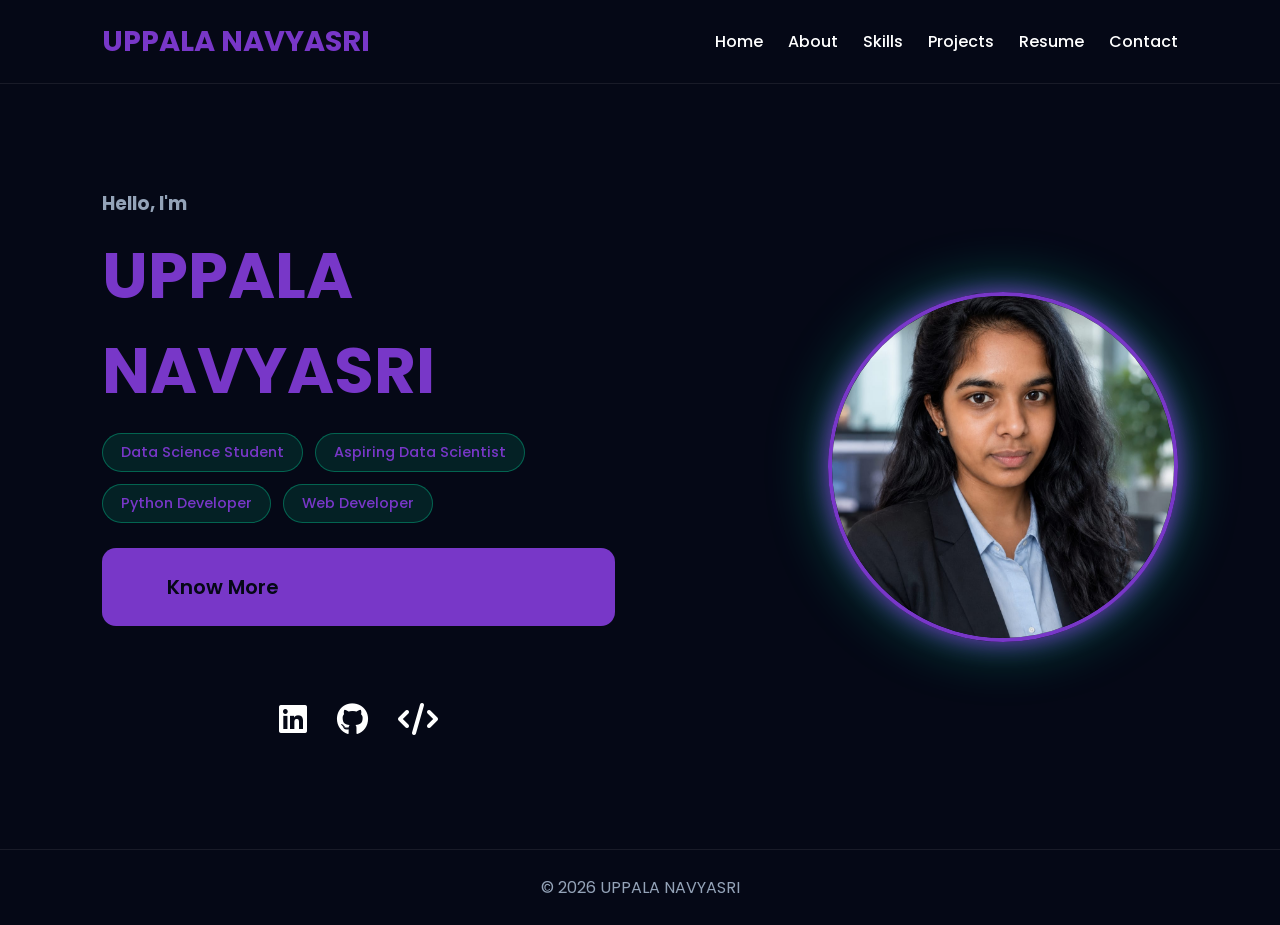
<file: index.html>
<!DOCTYPE html>
<html lang="en">
<head>
<meta charset="UTF-8">
<meta name="viewport" content="width=device-width, initial-scale=1.0">

<title>UPPALA NAVYASRI</title>

<link rel="stylesheet" href="style.css">

<link rel="stylesheet"
href="https://cdnjs.cloudflare.com/ajax/libs/font-awesome/6.5.1/css/all.min.css">

<link href="https://fonts.googleapis.com/css2?family=Poppins:wght@300;400;500;600;700&display=swap"
rel="stylesheet">
</head>

<body>

<nav class="navbar">
<div class="logo">UPPALA NAVYASRI</div>

<ul class="nav-links">
<li><a href="index.html">Home</a></li>
<li><a href="about.html">About</a></li>
<li><a href="skills.html">Skills</a></li>
<li><a href="projects.html">Projects</a></li>
<li><a href="resume.html">Resume</a></li>
<li><a href="contact.html">Contact</a></li>
</ul>
</nav>

<section class="hero">
    <div class="hero-left">
        <h3>Hello, I'm</h3>
        <h1>UPPALA NAVYASRI</h1>
        
        <!-- Goals/Tags -->
        <div class="hero-goals">
            <span>Data Science Student</span>
            <span>Aspiring Data Scientist</span>
            <span>Python Developer</span>
            <span>Web Developer</span>
        </div>
        
        
        
        <!-- Larger Know More Button -->
        <a href="#about" class="btn btn-large">Know More</a>
        



<div class="social-icons">

<a href="https://www.linkedin.com/in/navya-sri-2b94ba389" target="_blank">
<i class="fab fa-linkedin"></i>
</a>

<a href="https://github.com/Navya-sri93/" target="_blank">
<i class="fab fa-github"></i>
</a>

<a href="https://leetcode.com/u/uppalanavyasri/" target="_blank">
<i class="fas fa-code"></i>
</a>

</div>

</div>

<div class="hero-right">
<img src="profile.png.jpeg" alt="Profile">
</div>

</section>

<footer>
© 2026 UPPALA NAVYASRI
</footer>

</body>
</html>
</file>
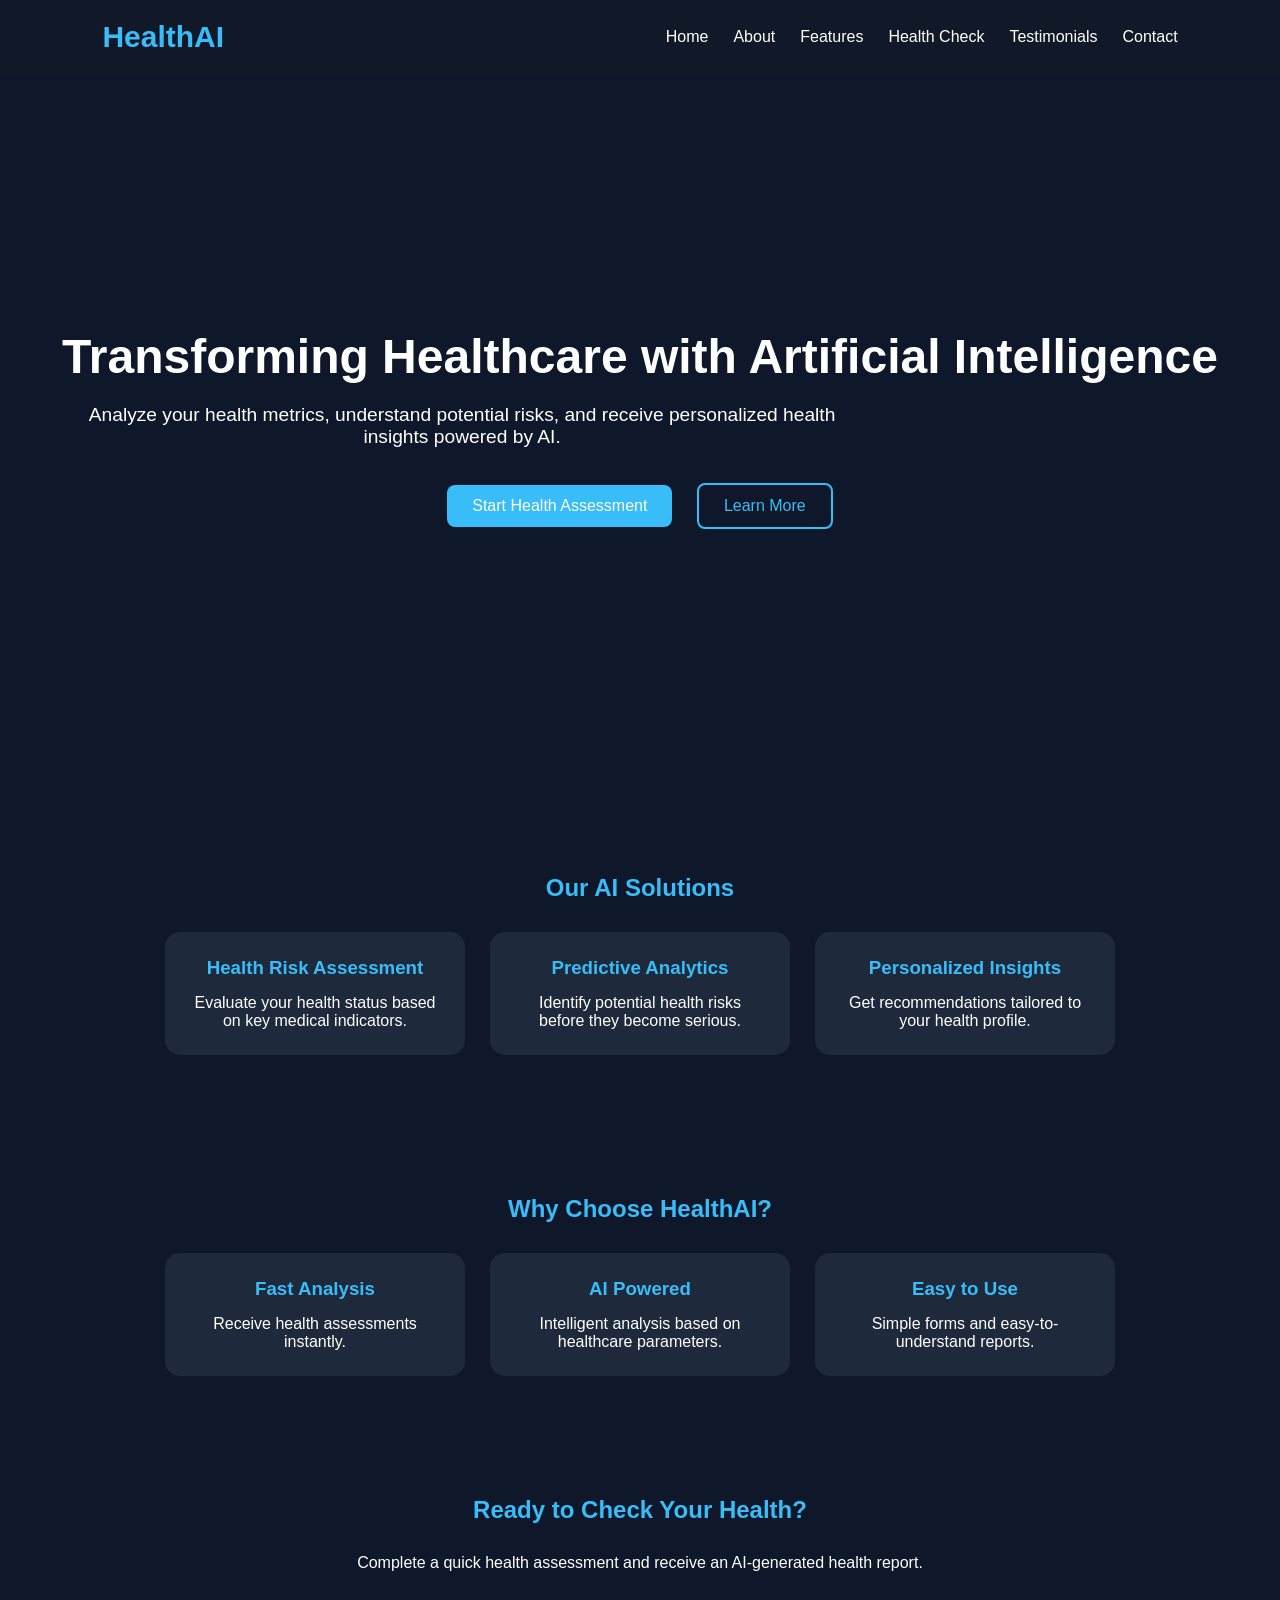
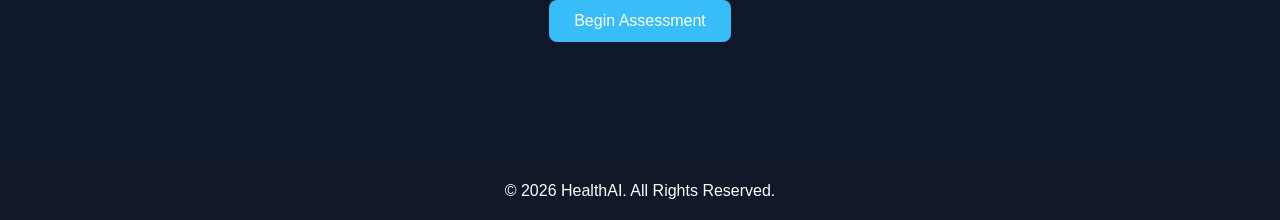
<file: HealthAI_Landing_page/index.html>
<!DOCTYPE html>
<html lang="en">
<head>
    <meta charset="UTF-8">
    <meta name="viewport" content="width=device-width, initial-scale=1.0">
    <title>HealthAI - AI Powered Healthcare Analytics</title>
    <link rel="stylesheet" href="style.css">
</head>
<body>

    <!-- Navbar -->
    <nav class="navbar">

        <div class="logo">HealthAI</div>

        <ul class="nav-links">
            <li><a href="index.html" class="active">Home</a></li>
            <li><a href="about.html">About</a></li>
            <li><a href="features.html">Features</a></li>
            <li><a href="health-form.html">Health Check</a></li>
            <li><a href="testimonials.html">Testimonials</a></li>
            <li><a href="contact.html">Contact</a></li>
        </ul>

    </nav>

    <!-- Hero Section -->
    <section class="hero">

        <div class="hero-content">

            <h1>Transforming Healthcare with Artificial Intelligence</h1>

            <p>
                Analyze your health metrics, understand potential risks,
                and receive personalized health insights powered by AI.
            </p>

            <div class="hero-buttons">

                <a href="health-form.html" class="btn">
                    Start Health Assessment
                </a>

                <a href="features.html" class="btn-secondary">
                    Learn More
                </a>

            </div>

        </div>

    </section>

    <!-- Overview Section -->
    <section class="overview">

        <h2>Our AI Solutions</h2>

        <div class="card-container">

            <div class="card">
                <h3>Health Risk Assessment</h3>
                <p>
                    Evaluate your health status based on key medical indicators.
                </p>
            </div>

            <div class="card">
                <h3>Predictive Analytics</h3>
                <p>
                    Identify potential health risks before they become serious.
                </p>
            </div>

            <div class="card">
                <h3>Personalized Insights</h3>
                <p>
                    Get recommendations tailored to your health profile.
                </p>
            </div>

        </div>

    </section>

    <!-- Why Choose HealthAI -->
    <section class="page">

        <h1>Why Choose HealthAI?</h1>

        <div class="card-container">

            <div class="card">
                <h3>Fast Analysis</h3>
                <p>
                    Receive health assessments instantly.
                </p>
            </div>

            <div class="card">
                <h3>AI Powered</h3>
                <p>
                    Intelligent analysis based on healthcare parameters.
                </p>
            </div>

            <div class="card">
                <h3>Easy to Use</h3>
                <p>
                    Simple forms and easy-to-understand reports.
                </p>
            </div>

        </div>

    </section>

    <!-- CTA Section -->
    <section class="page">

        <h1>Ready to Check Your Health?</h1>

        <p>
            Complete a quick health assessment and receive
            an AI-generated health report.
        </p>

        <br>

        <a href="health-form.html" class="btn">
            Begin Assessment
        </a>

    </section>

    <!-- Footer -->
    <footer>
        <p>© 2026 HealthAI. All Rights Reserved.</p>
    </footer>

</body>
</html>
</file>
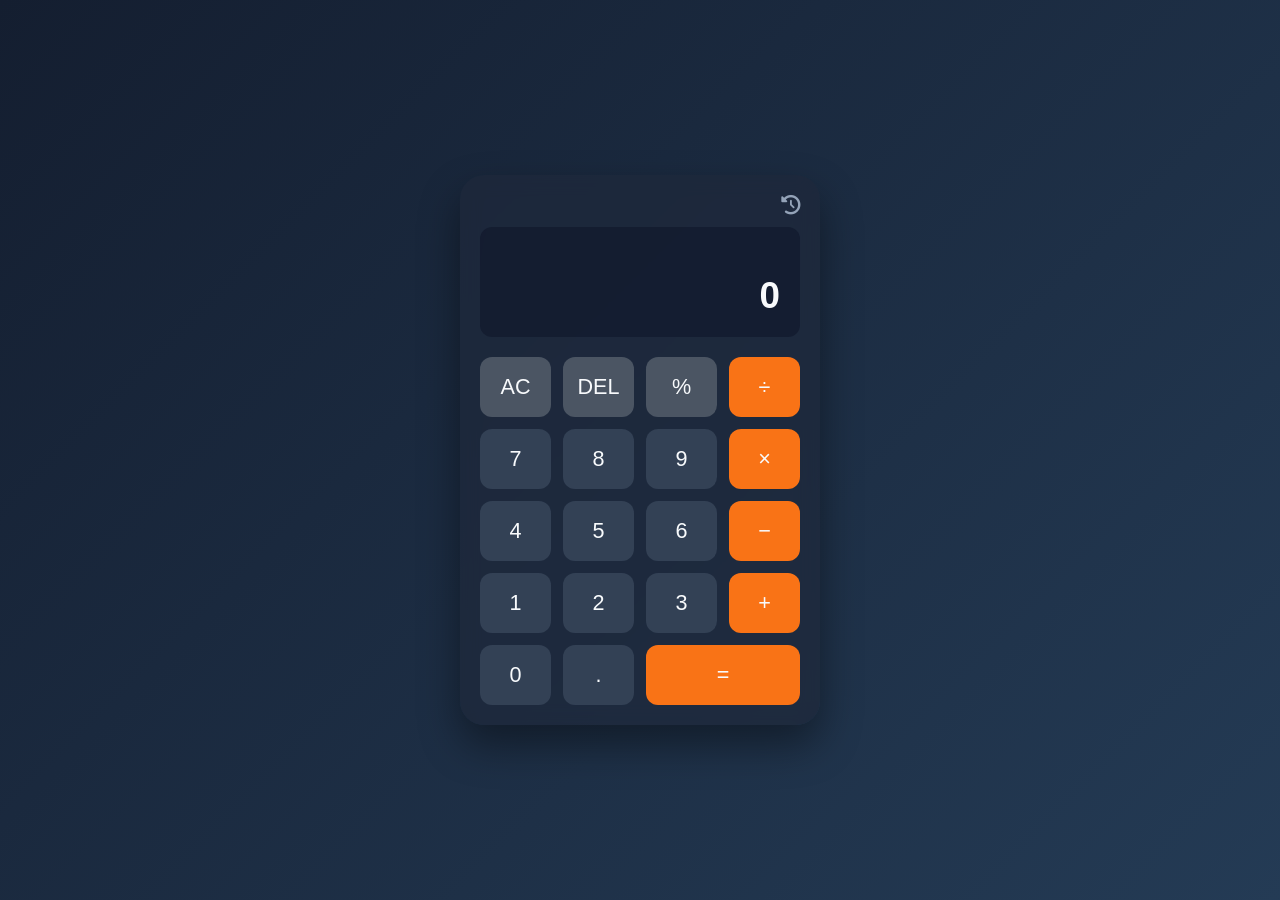
<file: Modern_Calculator/index.html>
<!DOCTYPE html>
<html lang="en">
<head>
    <meta charset="UTF-8">
    <meta name="viewport" content="width=device-width, initial-scale=1.0">
    <title>Modern Calculator</title>
    <link rel="stylesheet" href="style.css">
    <link rel="stylesheet" href="https://cdnjs.cloudflare.com/ajax/libs/font-awesome/6.4.0/css/all.min.css">
</head>
<body>

    <div class="calculator-container">
        <div class="calculator">
            <div class="calc-header">
                <button id="history-toggle" title="View History">
                    <i class="fa-solid fa-clock-rotate-left"></i>
                </button>
            </div>

            <div class="display">
                <div class="previous-operand" id="previous-operand"></div>
                <div class="current-operand" id="current-operand">0</div>
            </div>

            <div class="buttons-grid">
                <button class="btn action" data-clear>AC</button>
                <button class="btn action" data-delete>DEL</button>
                <button class="btn action" data-operator="%">%</button>
                <button class="btn operator" data-operator="/">÷</button>

                <button class="btn" data-number>7</button>
                <button class="btn" data-number>8</button>
                <button class="btn" data-number>9</button>
                <button class="btn operator" data-operator="*">×</button>

                <button class="btn" data-number>4</button>
                <button class="btn" data-number>5</button>
                <button class="btn" data-number>6</button>
                <button class="btn operator" data-operator="-">−</button>

                <button class="btn" data-number>1</button>
                <button class="btn" data-number>2</button>
                <button class="btn" data-number>3</button>
                <button class="btn operator" data-operator="+">+</button>

                <button class="btn" data-number>0</button>
                <button class="btn" data-number>.</button>
                <button class="btn equals span-two" data-equals>=</button>
            </div>
        </div>

        <div class="history-panel" id="history-panel">
            <div class="history-header">
                <h3>History</h3>
                <button id="clear-history" title="Clear All">Clear</button>
            </div>
            <div class="history-list" id="history-list">
                <div class="empty-history-msg">No history yet</div>
            </div>
        </div>
    </div>

    <script src="script.js"></script>
</body>
</html>
</file>
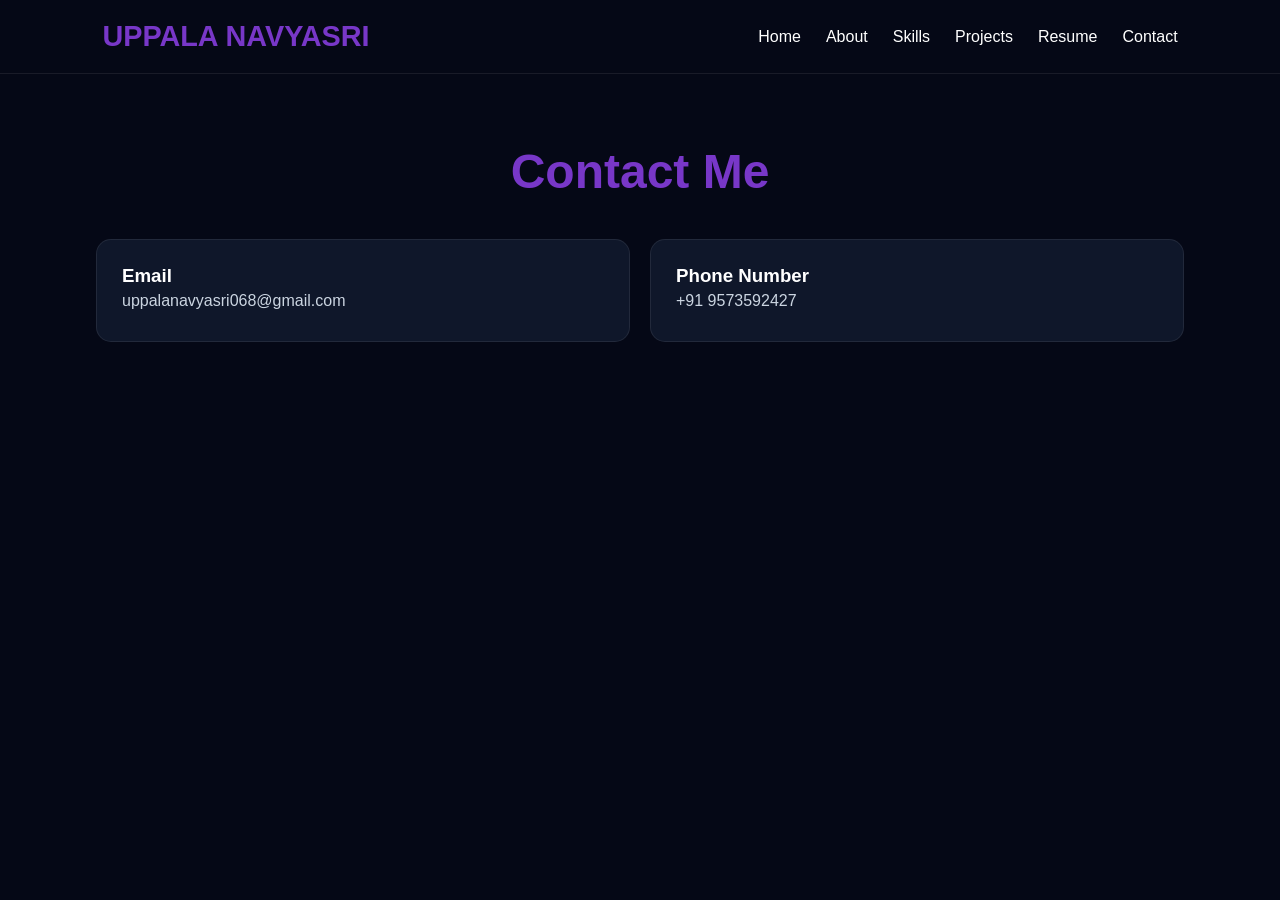
<file: contact.html>
<!DOCTYPE html>
<html>
<head>
<title>Contact</title>
<link rel="stylesheet" href="style.css">
</head>

<body>

<nav class="navbar">
    <div class="logo">UPPALA NAVYASRI</div>

    <ul class="nav-links">
        <li><a href="index.html">Home</a></li>
        <li><a href="about.html">About</a></li>
        <li><a href="skills.html">Skills</a></li>
        <li><a href="projects.html">Projects</a></li>
        <li><a href="resume.html">Resume</a></li>
        <li><a href="contact.html">Contact</a></li>
    </ul>
</nav>

<div class="container">

<h1>Contact Me</h1>

<div class="grid">

<div class="card">
<h3>Email</h3>
<p>uppalanavyasri068@gmail.com</p>
</div>

<div class="card">
<h3>Phone Number </h3>
<p>+91 9573592427</p>
</div>

</div>

</div>

</body>
</html>
</file>
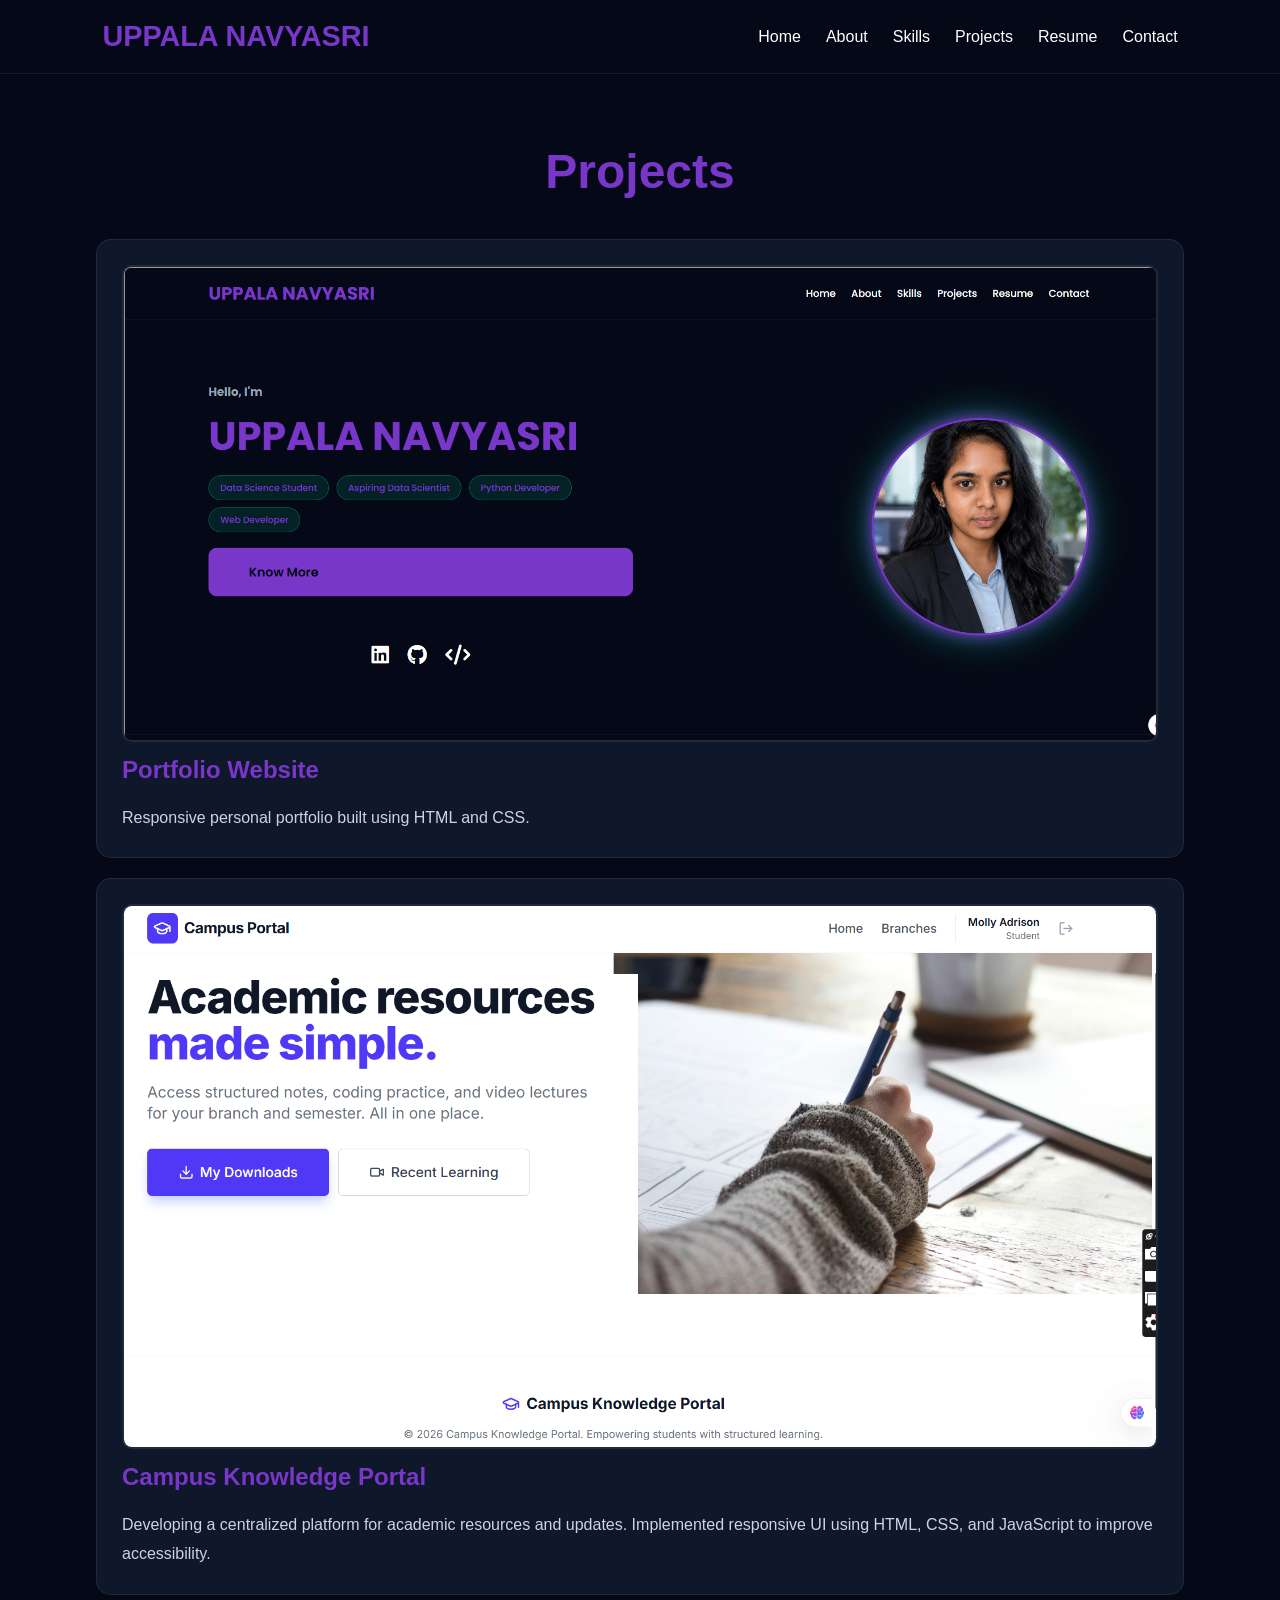
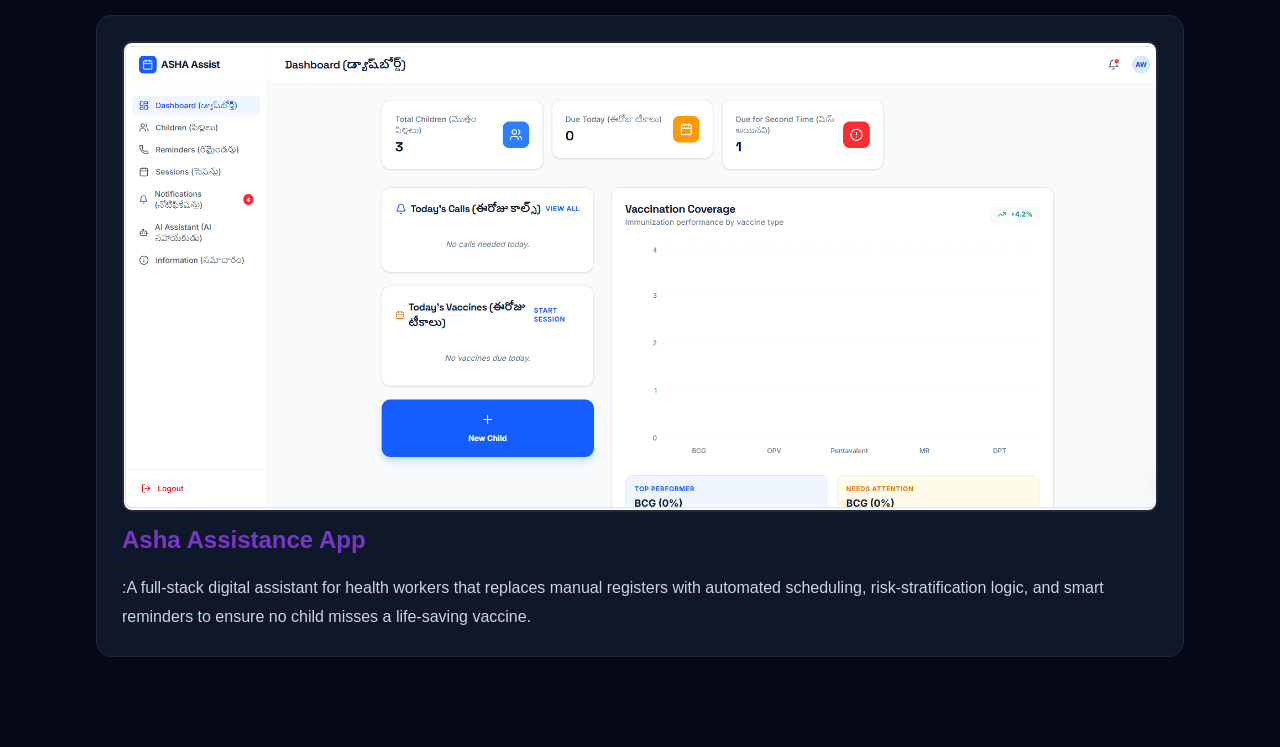
<file: projects.html>
<!DOCTYPE html>
<html>
<head>
<title>Projects</title>
<link rel="stylesheet" href="style.css">
</head>

<body>

<nav class="navbar">
    <div class="logo">UPPALA NAVYASRI</div>

    <ul class="nav-links">
        <li><a href="index.html">Home</a></li>
        <li><a href="about.html">About</a></li>
        <li><a href="skills.html">Skills</a></li>
        <li><a href="projects.html">Projects</a></li>
        <li><a href="resume.html">Resume</a></li>
        <li><a href="contact.html">Contact</a></li>
    </ul>
</nav>

<div class="container">

<h1>Projects</h1>

<div class="card">

<img src="project0.png" class="project-img">

<h2>Portfolio Website</h2>

<p>
Responsive personal portfolio built using
HTML and CSS.
</p>

</div>

<div class="card">

<img src="project1.jpg.png" class="project-img">

<h2>Campus Knowledge Portal</h2>

<p>
Developing a centralized platform for academic
resources and updates. Implemented responsive UI 
using HTML, CSS, and JavaScript to improve accessibility. 
</p>

</div>

<div class="card">

<img src="project2.jpg.png" class="project-img">

<h2>Asha Assistance App</h2>

<p>
:A full-stack digital assistant for health workers 
that replaces manual registers with automated 
scheduling, risk-stratification logic, and smart
reminders to ensure no child misses a life-saving vaccine.
</p>

</div>

</div>

</body>
</html>
</file>
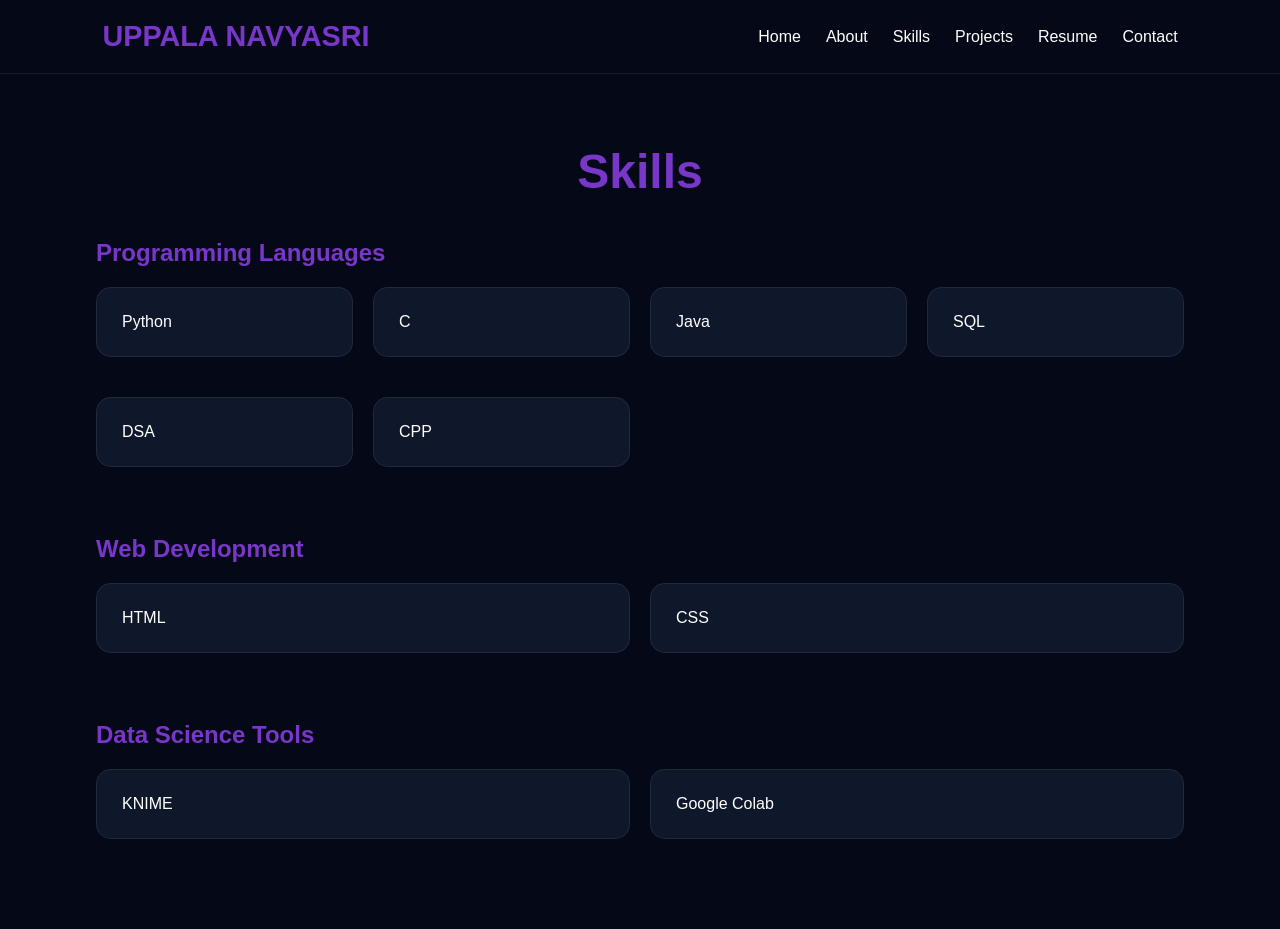
<file: skills.html>
<!DOCTYPE html>
<html>
<head>
<title>Skills</title>
<link rel="stylesheet" href="style.css">
</head>

<body>

<nav class="navbar">
    <div class="logo">UPPALA NAVYASRI</div>

    <ul class="nav-links">
        <li><a href="index.html">Home</a></li>
        <li><a href="about.html">About</a></li>
        <li><a href="skills.html">Skills</a></li>
        <li><a href="projects.html">Projects</a></li>
        <li><a href="resume.html">Resume</a></li>
        <li><a href="contact.html">Contact</a></li>
    </ul>
</nav>
<div class="container">

<h1>Skills</h1>

<h2>Programming Languages</h2>

<div class="grid">
<div class="card">Python</div>
<div class="card">C</div>
<div class="card">Java</div>
<div class="card">SQL</div>
<div class="card">DSA</div>
<div class="card">CPP</div>
</div>

<br>

<h2>Web Development</h2>

<div class="grid">
<div class="card">HTML</div>
<div class="card">CSS</div>
</div>

<br>

<h2>Data Science Tools</h2>

<div class="grid">
<div class="card">KNIME</div>
<div class="card">Google Colab</div>
</div>

</div>

</body>
</html>
</file>
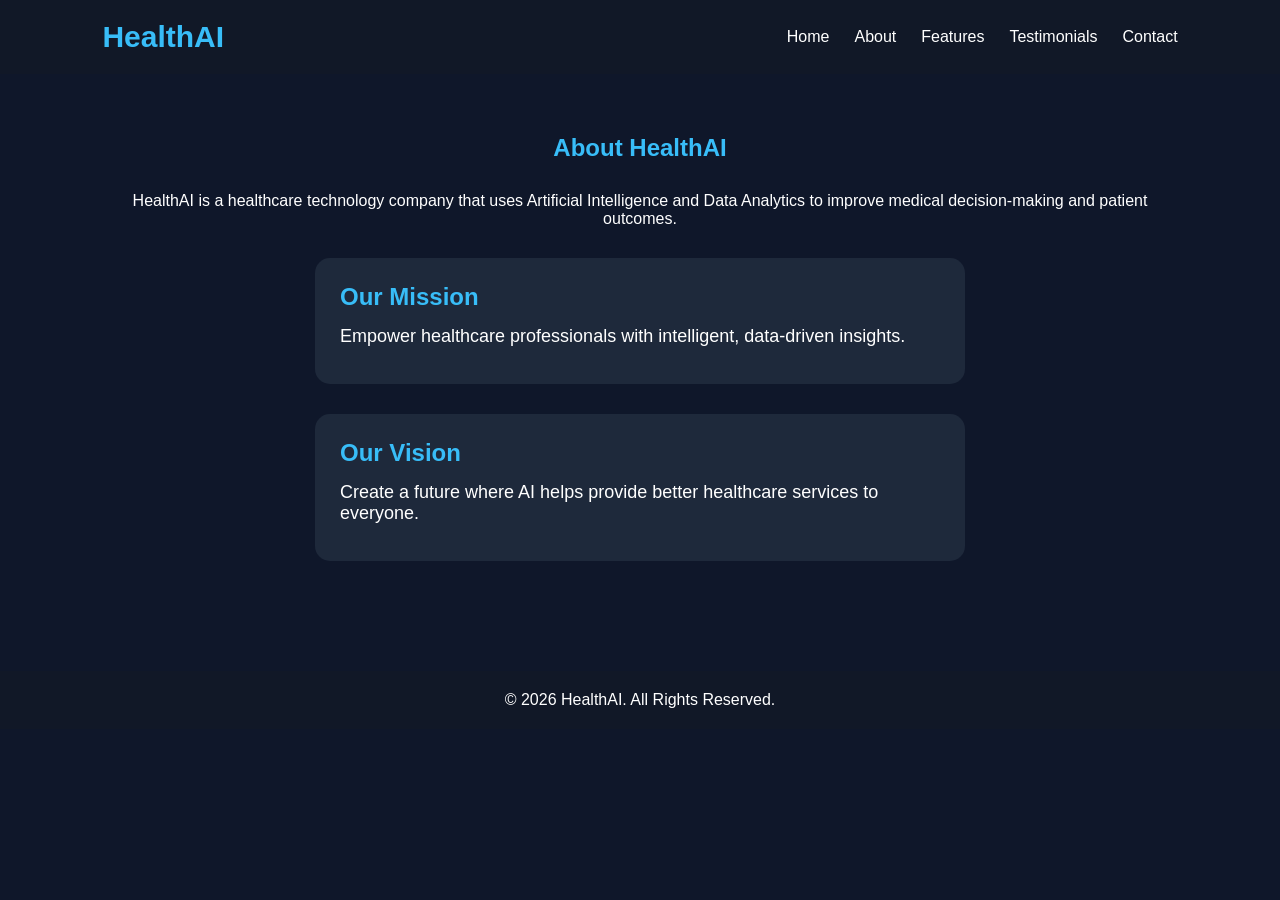
<file: HealthAI_Landing_page/about.html>
<!DOCTYPE html>
<html lang="en">
<head>
    <meta charset="UTF-8">
    <meta name="viewport" content="width=device-width, initial-scale=1.0">
    <title>HealthAI - About</title>
    <link rel="stylesheet" href="style.css">
</head>
<body>

<nav class="navbar">
    <div class="logo">HealthAI</div>

    <ul class="nav-links">
        <li><a href="index.html">Home</a></li>
        <li><a href="about.html" class="active">About</a></li>
        <li><a href="features.html">Features</a></li>
        <li><a href="testimonials.html">Testimonials</a></li>
        <li><a href="contact.html">Contact</a></li>
    </ul>
</nav>

<section class="page">

    <h1>About HealthAI</h1>

    <p>
        HealthAI is a healthcare technology company that
        uses Artificial Intelligence and Data Analytics
        to improve medical decision-making and patient outcomes.
    </p>

    <div class="about-box">

        <h2>Our Mission</h2>

        <p>
            Empower healthcare professionals with intelligent,
            data-driven insights.
        </p>

    </div>

    <div class="about-box">

        <h2>Our Vision</h2>

        <p>
            Create a future where AI helps provide better
            healthcare services to everyone.
        </p>

    </div>

</section>

<footer>
    <p>© 2026 HealthAI. All Rights Reserved.</p>
</footer>

</body>
</html>
</file>
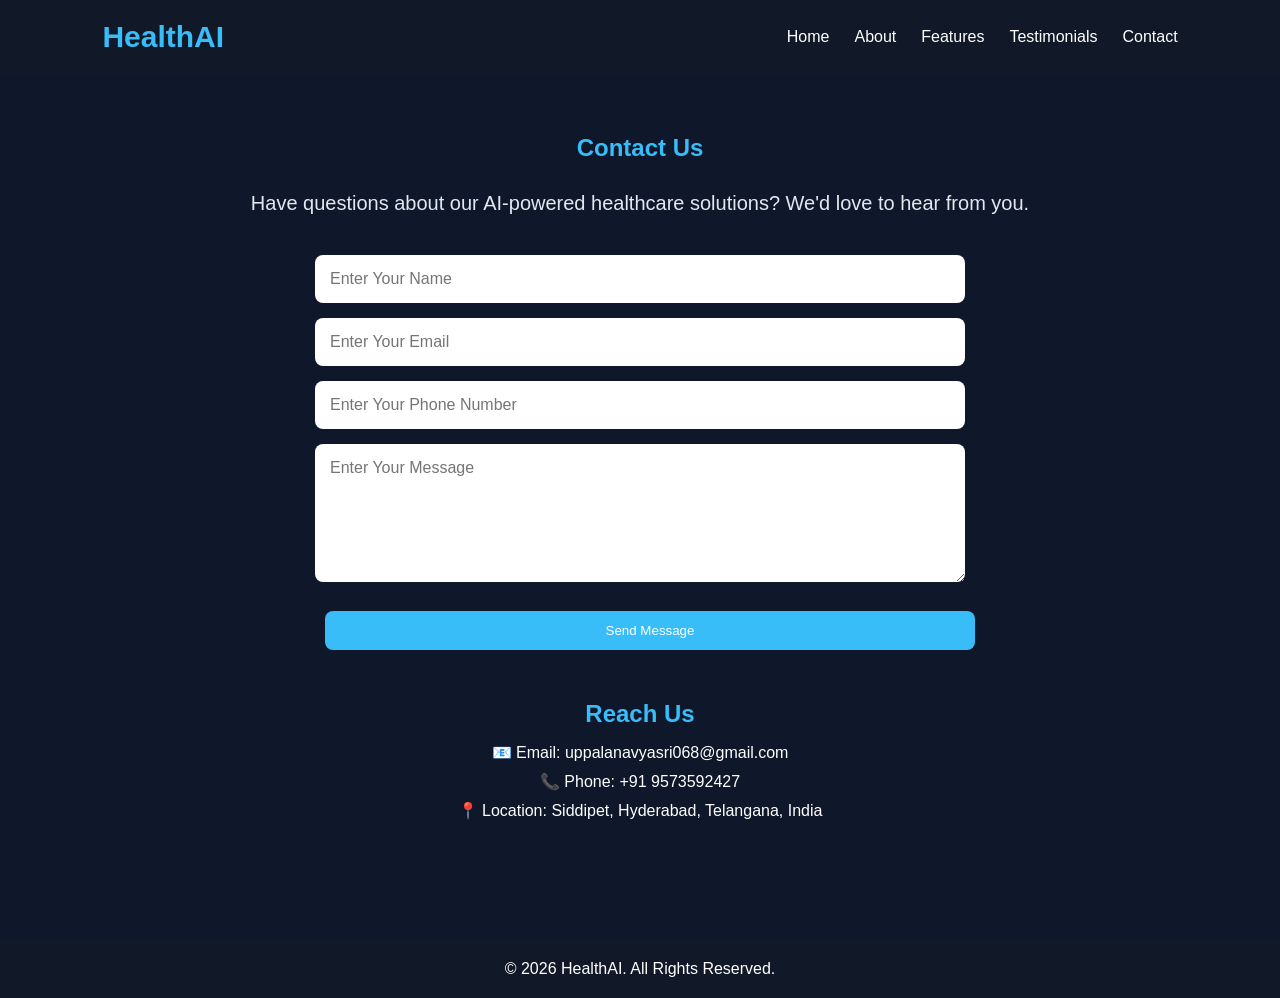
<file: HealthAI_Landing_page/contact.html>
<!DOCTYPE html>
<html lang="en">
<head>
    <meta charset="UTF-8">
    <meta name="viewport" content="width=device-width, initial-scale=1.0">
    <title>HealthAI - Contact Us</title>
    <link rel="stylesheet" href="style.css">
</head>
<body>

    <!-- Navbar -->
    <nav class="navbar">
        <div class="logo">HealthAI</div>

        <ul class="nav-links">
            <li><a href="index.html">Home</a></li>
            <li><a href="about.html">About</a></li>
            <li><a href="features.html">Features</a></li>
            <li><a href="testimonials.html">Testimonials</a></li>
            <li><a href="contact.html" class="active">Contact</a></li>
        </ul>
    </nav>

    <!-- Contact Section -->
    <section class="page">

    <div class="contact-header">

        <h1>Contact Us</h1>

        <p class="contact-text">
            Have questions about our AI-powered healthcare solutions?
            We'd love to hear from you.
        </p>

    </div>
        <form class="contact-form">

            <input
                type="text"
                placeholder="Enter Your Name"
                required>

            <input
                type="email"
                placeholder="Enter Your Email"
                required>

            <input
                type="tel"
                placeholder="Enter Your Phone Number">

            <textarea
                rows="6"
                placeholder="Enter Your Message"
                required></textarea>

            <button type="submit" class="btn">
                Send Message
            </button>

        </form>

        <div class="contact-info">

            <h2>Reach Us</h2>

            <p>📧 Email: uppalanavyasri068@gmail.com</p>

            <p>📞 Phone: +91 9573592427</p>

            <p>📍 Location: Siddipet, Hyderabad, Telangana, India</p>

        </div>

    </section>

    <!-- Footer -->
    <footer>
        <p>© 2026 HealthAI. All Rights Reserved.</p>
    </footer>

</body>
</html>
</file>
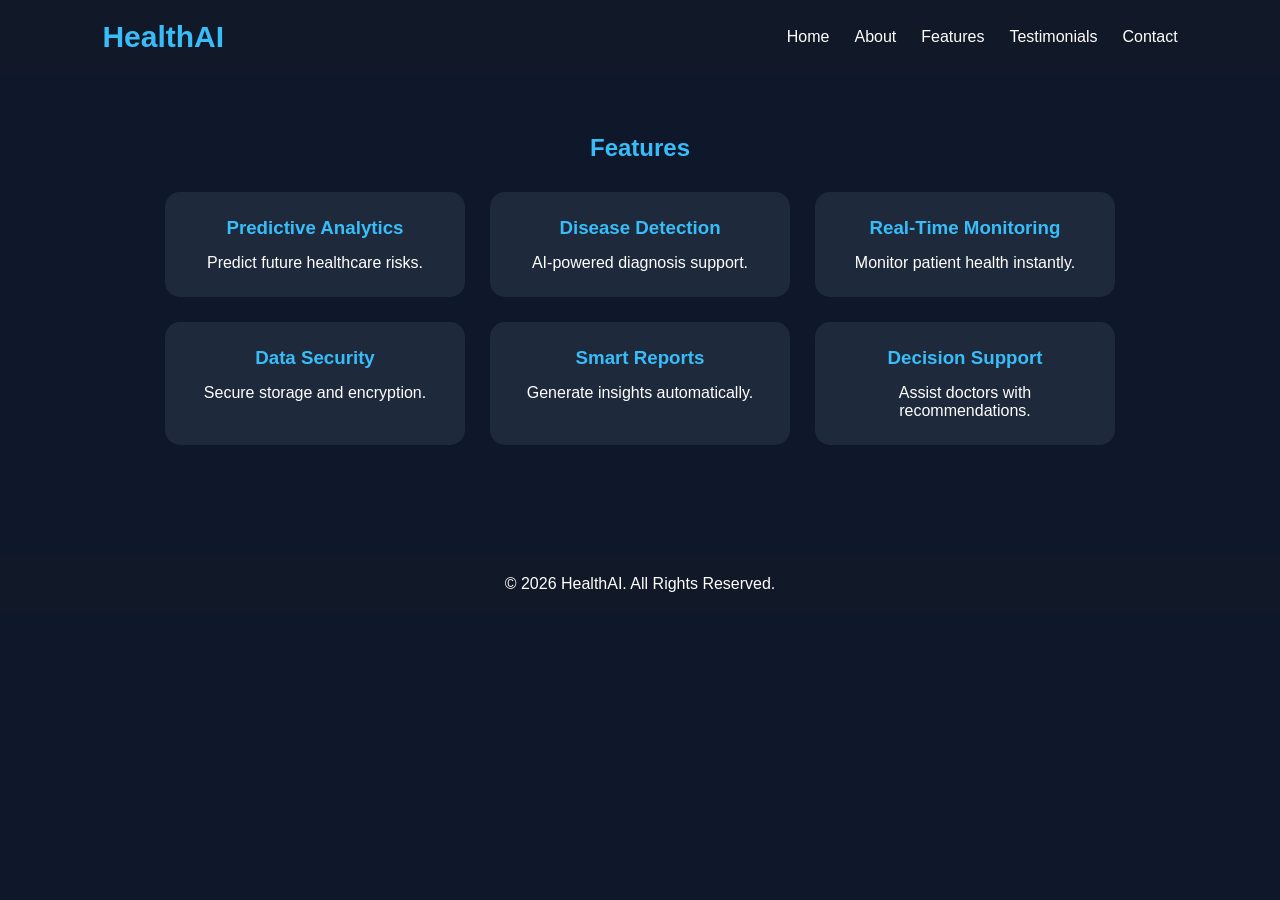
<file: HealthAI_Landing_page/features.html>
<!DOCTYPE html>
<html lang="en">
<head>
    <meta charset="UTF-8">
    <meta name="viewport" content="width=device-width, initial-scale=1.0">
    <title>Features</title>
    <link rel="stylesheet" href="style.css">
</head>
<body>

<nav class="navbar">
    <div class="logo">HealthAI</div>

    <ul class="nav-links">
        <li><a href="index.html">Home</a></li>
        <li><a href="about.html">About</a></li>
        <li><a href="features.html" class="active">Features</a></li>
        <li><a href="testimonials.html">Testimonials</a></li>
        <li><a href="contact.html">Contact</a></li>
    </ul>
</nav>

<section class="page">

    <h1>Features</h1>

    <div class="card-container">

        <div class="card">
            <h3>Predictive Analytics</h3>
            <p>Predict future healthcare risks.</p>
        </div>

        <div class="card">
            <h3>Disease Detection</h3>
            <p>AI-powered diagnosis support.</p>
        </div>

        <div class="card">
            <h3>Real-Time Monitoring</h3>
            <p>Monitor patient health instantly.</p>
        </div>

        <div class="card">
            <h3>Data Security</h3>
            <p>Secure storage and encryption.</p>
        </div>

        <div class="card">
            <h3>Smart Reports</h3>
            <p>Generate insights automatically.</p>
        </div>

        <div class="card">
            <h3>Decision Support</h3>
            <p>Assist doctors with recommendations.</p>
        </div>

    </div>

</section>

<footer>
    <p>© 2026 HealthAI. All Rights Reserved.</p>
</footer>

</body>
</html>
</file>
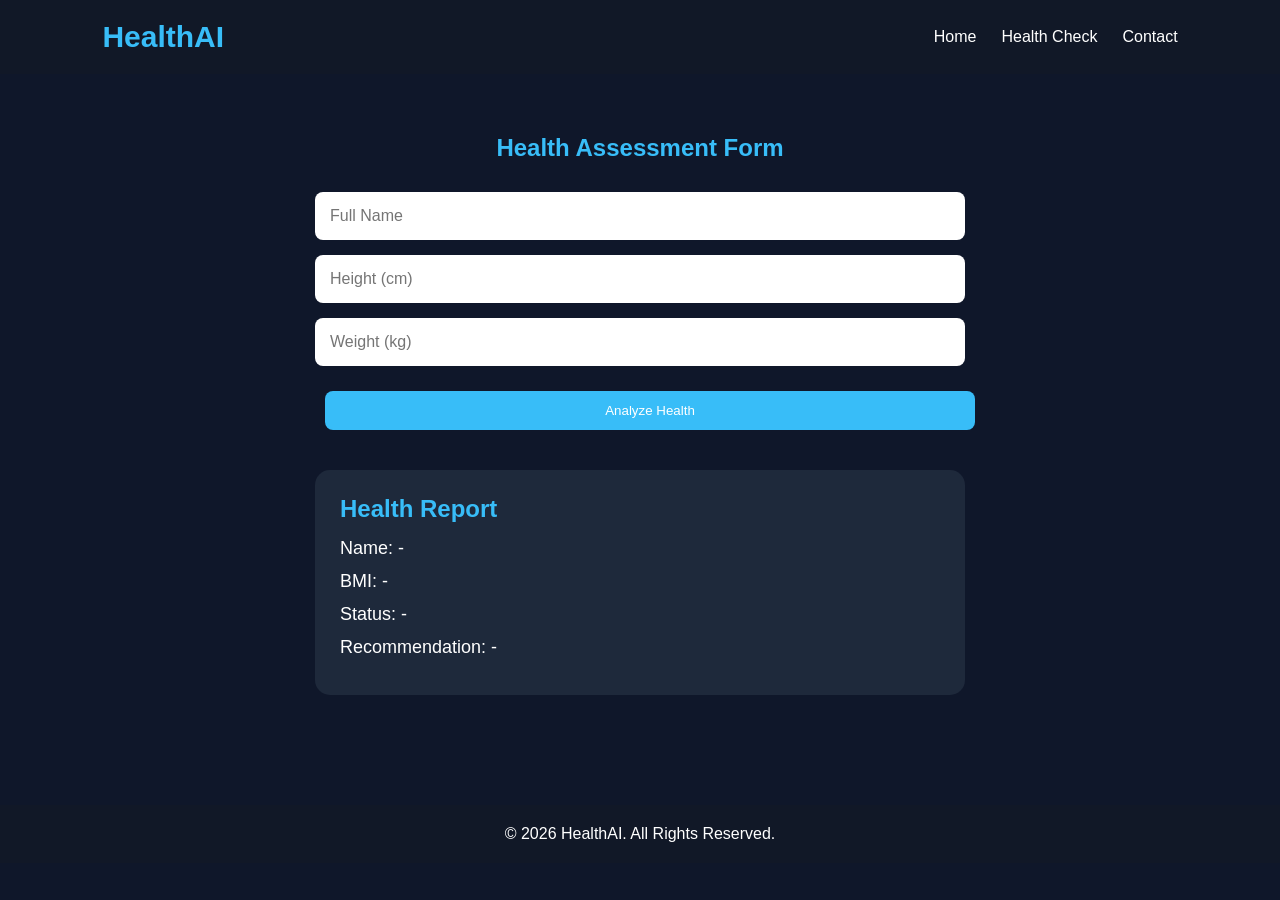
<file: HealthAI_Landing_page/health-form.html>
<!DOCTYPE html>
<html lang="en">
<head>
    <meta charset="UTF-8">
    <meta name="viewport" content="width=device-width, initial-scale=1.0">
    <title>Health Assessment - HealthAI</title>
    <link rel="stylesheet" href="style.css">
</head>
<body>

    <nav class="navbar">

        <div class="logo">HealthAI</div>

        <ul class="nav-links">
            <li><a href="index.html">Home</a></li>
            <li><a href="health-form.html">Health Check</a></li>
            <li><a href="contact.html">Contact</a></li>
        </ul>

    </nav>

    <section class="page">

        <h1>Health Assessment Form</h1>

        <div class="contact-form">

            <input
                type="text"
                id="name"
                placeholder="Full Name"
            >

            <input
                type="number"
                id="height"
                placeholder="Height (cm)"
            >

            <input
                type="number"
                id="weight"
                placeholder="Weight (kg)"
            >

            <button
                class="btn"
                onclick="calculateBMI()"
            >
                Analyze Health
            </button>

        </div>

        <div class="about-box">

            <h2>Health Report</h2>

            <p id="username">
                Name: -
            </p>

            <p id="bmiResult">
                BMI: -
            </p>

            <p id="statusResult">
                Status: -
            </p>

            <p id="recommendation">
                Recommendation: -
            </p>

        </div>

    </section>

    <footer>
        <p>© 2026 HealthAI. All Rights Reserved.</p>
    </footer>

    <script src="health.js"></script>

</body>
</html>
</file>
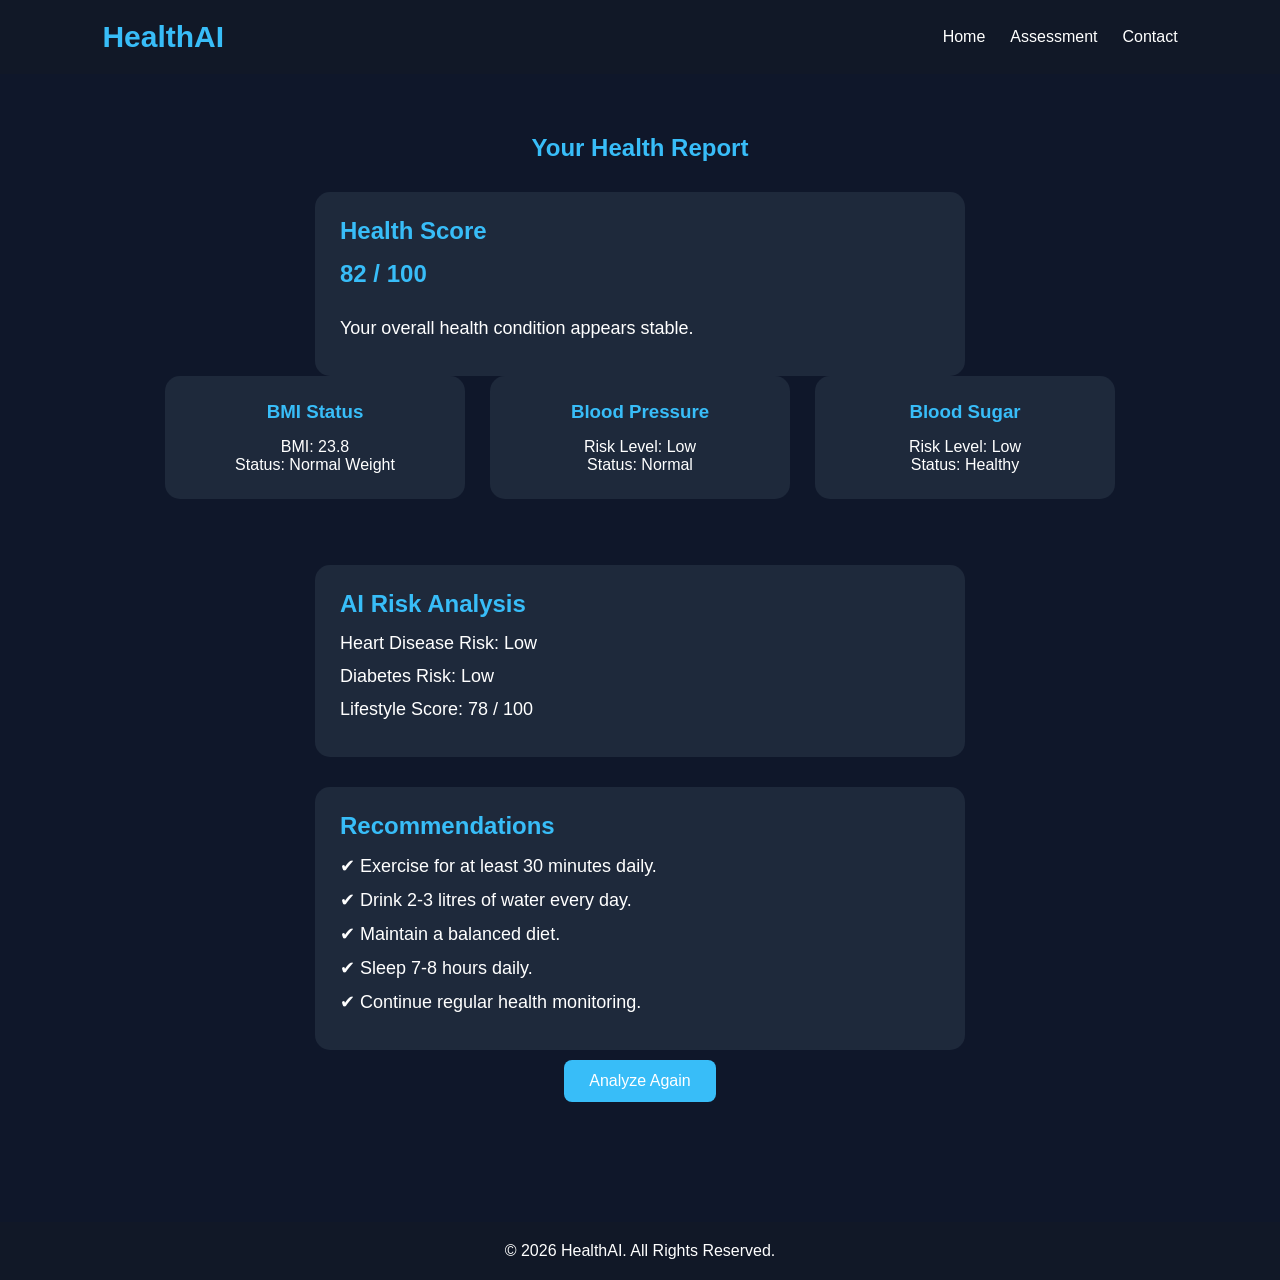
<file: HealthAI_Landing_page/report.html>
<!DOCTYPE html>
<html lang="en">
<head>
    <meta charset="UTF-8">
    <meta name="viewport" content="width=device-width, initial-scale=1.0">
    <title>Health Report - HealthAI</title>
    <link rel="stylesheet" href="style.css">
</head>
<body>

    <nav class="navbar">
        <div class="logo">HealthAI</div>

        <ul class="nav-links">
            <li><a href="index.html">Home</a></li>
            <li><a href="health-form.html">Assessment</a></li>
            <li><a href="contact.html">Contact</a></li>
        </ul>
    </nav>

    <section class="page">

        <h1>Your Health Report</h1>

        <div class="about-box">

            <h2>Health Score</h2>

            <h1 style="color:#38BDF8;">82 / 100</h1>

            <p>
                Your overall health condition appears stable.
            </p>

        </div>

        <div class="card-container">

            <div class="card">
                <h3>BMI Status</h3>
                <p>BMI: 23.8</p>
                <p>Status: Normal Weight</p>
            </div>

            <div class="card">
                <h3>Blood Pressure</h3>
                <p>Risk Level: Low</p>
                <p>Status: Normal</p>
            </div>

            <div class="card">
                <h3>Blood Sugar</h3>
                <p>Risk Level: Low</p>
                <p>Status: Healthy</p>
            </div>

        </div>

        <br><br>

        <div class="about-box">

            <h2>AI Risk Analysis</h2>

            <p>Heart Disease Risk: Low</p>

            <p>Diabetes Risk: Low</p>

            <p>Lifestyle Score: 78 / 100</p>

        </div>

        <div class="about-box">

            <h2>Recommendations</h2>

            <p>✔ Exercise for at least 30 minutes daily.</p>

            <p>✔ Drink 2-3 litres of water every day.</p>

            <p>✔ Maintain a balanced diet.</p>

            <p>✔ Sleep 7-8 hours daily.</p>

            <p>✔ Continue regular health monitoring.</p>

        </div>

        <a href="health-form.html" class="btn">
            Analyze Again
        </a>

    </section>

    <footer>
        <p>© 2026 HealthAI. All Rights Reserved.</p>
    </footer>

</body>
</html>
</file>
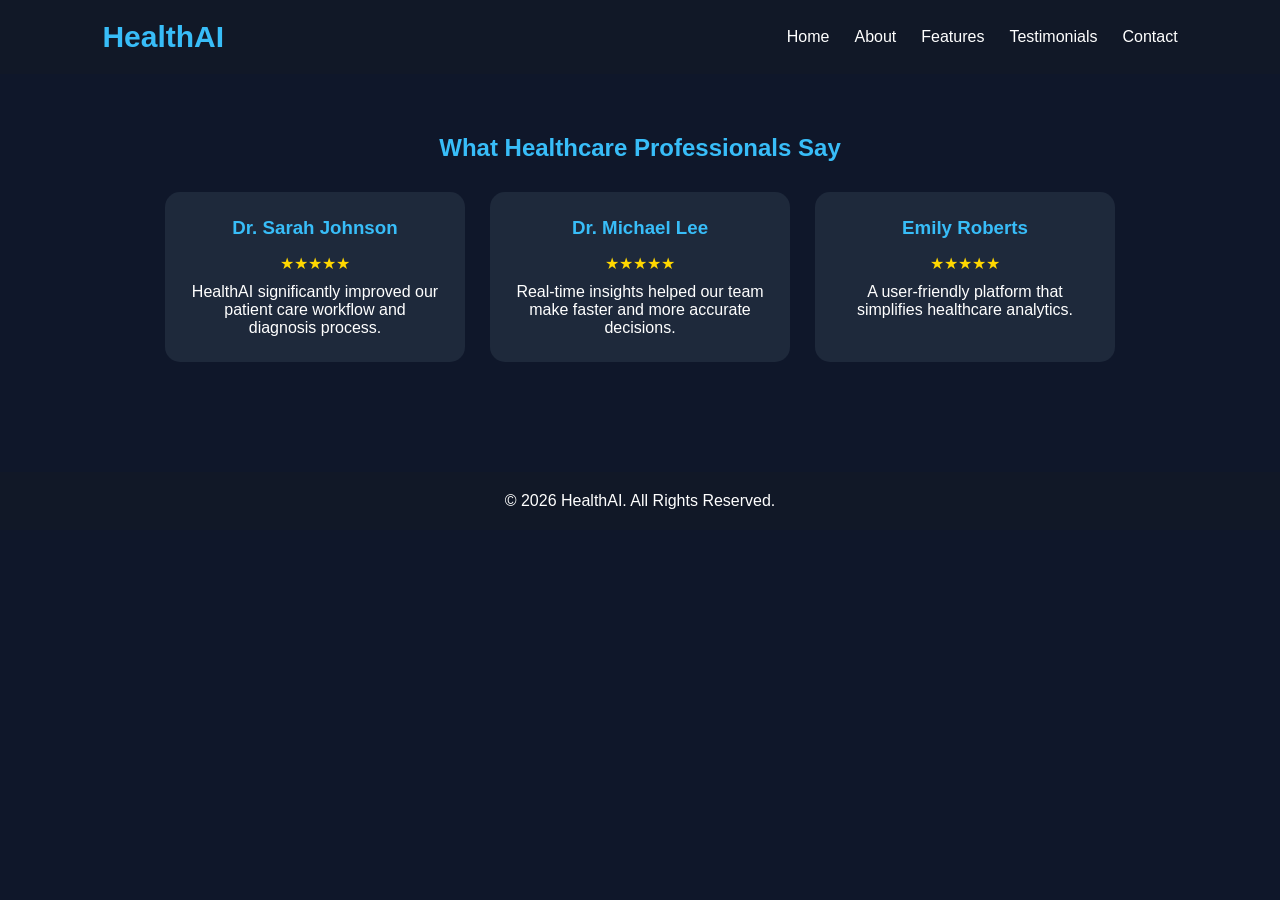
<file: HealthAI_Landing_page/testimonials.html>
<!DOCTYPE html>
<html lang="en">
<head>
    <meta charset="UTF-8">
    <meta name="viewport" content="width=device-width, initial-scale=1.0">
    <title>Testimonials</title>
    <link rel="stylesheet" href="style.css">
</head>
<body>

<nav class="navbar">
    <div class="logo">HealthAI</div>

    <ul class="nav-links">
        <li><a href="index.html">Home</a></li>
        <li><a href="about.html">About</a></li>
        <li><a href="features.html">Features</a></li>
        <li><a href="testimonials.html" class="active">Testimonials</a></li>
        <li><a href="contact.html">Contact</a></li>
    </ul>
</nav>

<section class="page">

    <h1>What Healthcare Professionals Say</h1>

    <div class="card-container">

        <div class="card">
            

            <h3>Dr. Sarah Johnson</h3>

            <p class="stars">★★★★★</p>

            <p>
                HealthAI significantly improved our patient
                care workflow and diagnosis process.
            </p>
        </div>

        <div class="card">
            

            <h3>Dr. Michael Lee</h3>

            <p class="stars">★★★★★</p>

            <p>
                Real-time insights helped our team make
                faster and more accurate decisions.
            </p>
        </div>

        <div class="card">
            
            <h3>Emily Roberts</h3>

            <p class="stars">★★★★★</p>

            <p>
                A user-friendly platform that simplifies
                healthcare analytics.
            </p>
        </div>

    </div>

</section>

<footer>
    <p>© 2026 HealthAI. All Rights Reserved.</p>
</footer>

</body>
</html>
</file>
<file: style.css>
* {
    margin: 0;
    padding: 0;
    box-sizing: border-box;
    font-family: 'Poppins', sans-serif;
}

html {
    scroll-behavior: smooth;
}

body {
    background: #050816;
    color: white;
    min-height: 100vh;
}

/* ===================== */
/* NAVBAR */
/* ===================== */

.navbar {
    display: flex;
    justify-content: space-between;
    align-items: center;
    padding: 20px 8%;
    background: #050816;
    border-bottom: 1px solid rgba(255, 255, 255, 0.08);
    position: sticky;
    top: 0;
    z-index: 1000;
}

.logo {
    color: #7837c8;
    font-size: 1.8rem;
    font-weight: 700;
}

.nav-links {
    list-style: none;
    display: flex;
    gap: 25px;
}

.nav-links a {
    text-decoration: none;
    color: white;
    font-weight: 500;
    transition: 0.3s;
}

.nav-links a:hover {
    color: #7837c8;
}

/* ===================== */
/* HERO SECTION */
/* ===================== */

.hero {
    min-height: 85vh;
    display: flex;
    justify-content: space-between;
    align-items: center;
    padding: 0 8%;
    gap: 50px;
}

.hero-left {
    flex: 1;
    display: flex;
    flex-direction: column;
}

.hero-left h3 {
    color: #94a3b8;
    margin-bottom: 10px;
}

.hero-left h1 {
    font-size: 4rem;
    color: #7837c8;
    margin-bottom: 15px;
}

/* GOALS / TAGLINE STYLING */
.hero-goals {
    display: flex;
    flex-wrap: wrap;
    gap: 12px;
    margin-bottom: 25px;
}

.hero-goals span {
    background: rgba(0, 255, 179, 0.1);
    border: 1px solid rgba(0, 255, 179, 0.3);
    color: #7837c8;
    padding: 8px 18px;
    border-radius: 25px;
    font-size: 0.9rem;
    font-weight: 500;
    transition: 0.3s;
}

.hero-goals span:hover {
    background: rgba(0, 255, 179, 0.2);
    border-color: #7837c8;
    box-shadow: 0 0 15px rgba(0, 255, 179, 0.3);
}

.hero-left p {
    color: #cbd5e1;
    font-size: 1.1rem;
    line-height: 1.8;
    margin-bottom: 25px;
}

/* PROFILE IMAGE - RIGHT TOP TO MIDDLE */
.hero-right {
    flex: 1;
    display: flex;
    justify-content: flex-end;
    align-items: flex-start;
    padding-top: 0;
}

.hero-right img {
    width: 350px;
    height: 350px;
    object-fit: cover;
    border-radius: 50%;
    border: 4px solid #7837c8;
    box-shadow:
        0 0 25px #7837c8,
        0 0 60px rgba(0, 255, 179, 0.4);
    transition: 0.5s;
    position: sticky;
    top: 120px;
}

.hero-right img:hover {
    transform: scale(1.05);
}

/* ===================== */
/* BUTTON - 2.5x LARGER */
/* ===================== */

.btn {
    display: inline-block;
    padding: 20px 55px;
    background: #7837c8;
    color: #050816;
    text-decoration: none;
    font-weight: 600;
    font-size: 1.15rem;
    border-radius: 12px;
    transition: 0.3s;
    margin-bottom: 30px;
}

.btn:hover {
    transform: translateY(-3px);
    box-shadow: 0 0 25px #7837c8;
}

/* KNOW MORE BUTTON - SPECIFIC LARGER SIZE */
.btn-large {
    padding: 24px 65px;
    font-size: 1.25rem;
    border-radius: 14px;
}

/* ===================== */
/* SOCIAL ICONS - CENTERED LAST LINE */
/* ===================== */

.social-icons {
    display: flex;
    justify-content: center;
    gap: 30px;
    margin-top: 40px;
    width: 100%;
}

.social-icons a {
    color: white;
    font-size: 32px;
    transition: 0.4s;
}

.social-icons a:hover {
    color: #7837c8;
    transform: translateY(-5px);
    text-shadow:
        0 0 10px #7837c8,
        0 0 20px#7837c8;
}

/* ===================== */
/* CONTAINER */
/* ===================== */

.container {
    width: 85%;
    margin: auto;
    padding: 70px 0;
}

.container h1 {
    color: #7837c8;
    text-align: center;
    margin-bottom: 40px;
    font-size: 3rem;
}

.container h2 {
    color: #7837c8;
    margin-top: 30px;
    margin-bottom: 20px;
}

/* ===================== */
/* CARDS */
/* ===================== */

.card {
    background: #0f172a;
    border: 1px solid rgba(255, 255, 255, 0.08);
    border-radius: 15px;
    padding: 25px;
    margin-bottom: 20px;
    transition: 0.4s;
}

.card:hover {
    transform: translateY(-8px);
    border-color: #7837c8;
    box-shadow: 0 10px 25px rgba(0, 255, 179, 0.15);
}

.card p {
    color: #cbd5e1;
    line-height: 1.8;
}

/* ===================== */
/* GRID */
/* ===================== */

.grid {
    display: grid;
    grid-template-columns: repeat(auto-fit, minmax(220px, 1fr));
    gap: 20px;
}

/* ===================== */
/* PROJECTS */
/* ===================== */

.project-img{
    width:100%;
    height:auto;

    border-radius:10px;

    border:2px solid rgba(255,255,255,0.08);

    transition:0.3s;
}

.project-img:hover{
    transform:scale(1.02);
}

.card h2 {
    margin-top: 10px;
}

/* ===================== */
/* CONTACT */
/* ===================== */

.contact-card {
    text-align: center;
}

.contact-card h3 {
    color: #7837c8;
    margin-bottom: 10px;
}

.contact-card p {
    color: #cbd5e1;
}

/* ===================== */
/* FOOTER */
/* ===================== */

footer {
    text-align: center;
    padding: 25px;
    border-top: 1px solid rgba(255, 255, 255, 0.08);
    color: #94a3b8;
}

/* ===================== */
/* SCROLLBAR */
/* ===================== */

::-webkit-scrollbar {
    width: 8px;
}

::-webkit-scrollbar-track {
    background: #050816;
}

::-webkit-scrollbar-thumb {
    background: #cb03ad;
    border-radius: 20px;
}

/* ===================== */
/* MOBILE */
/* ===================== */

@media (max-width: 768px) {
    .navbar {
        flex-direction: column;
        gap: 15px;
    }

    .nav-links {
        flex-wrap: wrap;
        justify-content: center;
    }

    .hero {
        flex-direction: column-reverse;
        text-align: center;
        padding: 50px 8%;
    }

    .hero-left h1 {
        font-size: 2.5rem;
    }

    .hero-right {
        justify-content: center;
    }

    .hero-right img {
        width: 250px;
        height: 250px;
        position: static;
    }

    .hero-goals {
        justify-content: center;
    }

    .social-icons {
        justify-content: center;
    }

    .container h1 {
        font-size: 2.2rem;
    }

    .btn {
        padding: 16px 40px;
        font-size: 1rem;
    }

    .btn-large {
        padding: 18px 45px;
        font-size: 1.1rem;
    }
}
</file>
<file: HealthAI_Landing_page/style.css>
*{
    margin:0;
    padding:0;
    box-sizing:border-box;
    font-family:Arial, Helvetica, sans-serif;
}

/* BODY */

body{
    background:#0F172A;
    color:white;
    min-height:100vh;
}

/* NAVBAR */

.navbar{
    display:flex;
    justify-content:space-between;
    align-items:center;
    padding:20px 8%;
    background:#111827;
}

.logo{
    font-size:30px;
    font-weight:bold;
    color:#38BDF8;
}

.nav-links{
    display:flex;
    list-style:none;
}

.nav-links li{
    margin-left:25px;
}

.nav-links a{
    text-decoration:none;
    color:white;
    transition:0.3s;
}

.nav-links a:hover{
    color:#38BDF8;
}

/* HERO SECTION */

.hero{
    height:80vh;
    display:flex;
    justify-content:center;
    align-items:center;
    text-align:center;
    padding:20px;
}

.hero-content h1{
    font-size:3rem;
    margin-bottom:20px;
}

.hero-content p{
    font-size:1.2rem;
    margin-bottom:25px;
    max-width:800px;
}

/* BUTTONS */

.btn,
.btn-secondary{
    display:inline-block;
    padding:12px 25px;
    border-radius:8px;
    text-decoration:none;
    margin:10px;
    cursor:pointer;
    transition:0.3s;
}

.btn{
    background:#38BDF8;
    color:white;
    border:none;
}

.btn:hover{
    opacity:0.9;
}

.btn-secondary{
    border:2px solid #38BDF8;
    color:#38BDF8;
    background:transparent;
}

/* PAGE */

.page{
    padding:60px 10%;
    text-align:center;
}

.page h1{
    color:#38BDF8;
    margin-bottom:30px;
}

/* OVERVIEW */

.overview{
    padding:80px 10%;
    text-align:center;
}

.overview h2{
    color:#38BDF8;
    margin-bottom:30px;
}

/* CARDS */

.card-container{
    display:flex;
    justify-content:center;
    gap:25px;
    flex-wrap:wrap;
}

.card{
    background:#1E293B;
    padding:25px;
    border-radius:15px;
    width:300px;
    transition:0.3s;
}

.card:hover{
    transform:translateY(-5px);
}

.card h3{
    color:#38BDF8;
    margin-bottom:15px;
}

/* FORMS */

.contact-form{
    max-width:650px;
    margin:0 auto;
}

.contact-form input,
.contact-form textarea,
.contact-form select{
    width:100%;
    padding:15px;
    margin-bottom:15px;
    border:none;
    border-radius:8px;
    font-size:16px;
}

.contact-form button{
    width:100%;
}

/* ABOUT / REPORT BOX */

.about-box{
    margin-top:30px;
    background:#1E293B;
    padding:25px;
    border-radius:15px;
    max-width:650px;
    margin-left:auto;
    margin-right:auto;
    text-align:left;
}

.about-box h2{
    color:#38BDF8;
    margin-bottom:15px;
}

.about-box p{
    margin:12px 0;
    font-size:18px;
}

/* CONTACT PAGE */

.contact-header{
    text-align:center;
    margin-bottom:40px;
}

.contact-text{
    font-size:20px;
    margin-top:15px;
    color:#e2e8f0;
}

.contact-info{
    margin-top:40px;
    text-align:center;
}

.contact-info h2{
    color:#38BDF8;
    margin-bottom:15px;
}

.contact-info p{
    margin:10px 0;
}

/* TESTIMONIALS */

.profile-img{
    width:100px;
    height:100px;
    border-radius:50%;
    object-fit:cover;
    margin-bottom:15px;
}

.stars{
    color:gold;
    margin:10px 0;
}

/* FOOTER */

footer{
    background:#111827;
    text-align:center;
    padding:20px;
    margin-top:50px;
}

/* RESPONSIVE */

@media(max-width:768px){

    .navbar{
        flex-direction:column;
    }

    .nav-links{
        flex-wrap:wrap;
        justify-content:center;
        margin-top:15px;
    }

    .nav-links li{
        margin:10px;
    }

    .hero-content h1{
        font-size:2rem;
    }

    .page{
        padding:30px 5%;
    }

    .card{
        width:100%;
    }
}
</file>
<file: Modern_Calculator/style.css>
:root {
    --bg-gradient: linear-gradient(135deg, #141e30, #243b55);
    --calc-bg: rgba(30, 41, 59, 0.7);
    --display-bg: rgba(15, 23, 42, 0.6);
    --btn-num-bg: #334155;
    --btn-num-hover: #475569;
    --btn-op-bg: #f97316;
    --btn-op-hover: #ea580c;
    --btn-act-bg: #4b5563;
    --btn-act-hover: #6b7280;
    --text-main: #f8fafc;
    --text-muted: #94a3b8;
}

* {
    box-sizing: border-box;
    margin: 0;
    padding: 0;
    font-family: 'Segoe UI', Tahoma, Geneva, Verdana, sans-serif;
}

body {
    display: flex;
    justify-content: center;
    align-items: center;
    min-height: 100vh;
    background: var(--bg-gradient);
    overflow: hidden;
}

/* Container wraps both Calculator and History for seamless layout */
.calculator-container {
    position: relative;
    display: flex;
    border-radius: 24px;
    box-shadow: 0 20px 40px rgba(0, 0, 0, 0.4);
    overflow: hidden;
}

.calculator {
    width: 360px;
    background: var(--calc-bg);
    backdrop-filter: blur(10px);
    padding: 20px;
    z-index: 2;
}

.calc-header {
    display: flex;
    justify-content: flex-end;
    margin-bottom: 10px;
}

#history-toggle {
    background: none;
    border: none;
    color: var(--text-muted);
    font-size: 1.2rem;
    cursor: pointer;
    transition: color 0.2s;
}

#history-toggle:hover {
    color: var(--text-main);
}

/* Display Styling */
.display {
    background: var(--display-bg);
    border-radius: 12px;
    padding: 20px;
    display: flex;
    flex-direction: column;
    justify-content: space-between;
    align-items: flex-end;
    word-wrap: break-word;
    word-break: break-all;
    min-height: 110px;
    margin-bottom: 20px;
}

.previous-operand {
    color: var(--text-muted);
    font-size: 1.1rem;
    min-height: 24px;
}

.current-operand {
    color: var(--text-main);
    font-size: 2.3rem;
    font-weight: 600;
}

/* CSS GRID FOR BUTTONS */
.buttons-grid {
    display: grid;
    grid-template-columns: repeat(4, 1fr);
    gap: 12px;
}

.btn {
    border: none;
    border-radius: 12px;
    height: 60px;
    font-size: 1.35rem;
    font-weight: 500;
    color: var(--text-main);
    background-color: var(--btn-num-bg);
    cursor: pointer;
    transition: all 0.15s ease;
}

.btn:hover {
    background-color: var(--btn-num-hover);
    transform: scale(1.02);
}

.btn:active {
    transform: scale(0.98);
}

.btn.operator {
    background-color: var(--btn-op-bg);
}

.btn.operator:hover {
    background-color: var(--btn-op-hover);
}

.btn.action {
    background-color: var(--btn-act-bg);
}

.btn.action:hover {
    background-color: var(--btn-act-hover);
}

.btn.equals {
    background-color: var(--btn-op-bg);
}

.span-two {
    grid-column: span 2;
}

/* History Sliding Panel Layout */
.history-panel {
    position: absolute;
    top: 0;
    right: -320px; /* Hidden off-screen right by default */
    width: 320px;
    height: 100%;
    background: rgba(15, 23, 42, 0.95);
    backdrop-filter: blur(15px);
    z-index: 1;
    transition: right 0.4s cubic-bezier(0.16, 1, 0.3, 1);
    padding: 20px;
    display: flex;
    flex-direction: column;
    border-left: 1px solid rgba(255, 255, 255, 0.1);
}

/* Active Class applied via JS to slide out */
.history-panel.open {
    right: 0;
    position: relative; /* Integrates into layout alongside calc when open */
}

.history-header {
    display: flex;
    justify-content: space-between;
    align-items: center;
    color: var(--text-main);
    border-bottom: 1px solid rgba(255, 255, 255, 0.1);
    padding-bottom: 10px;
    margin-bottom: 15px;
}

#clear-history {
    background: none;
    border: none;
    color: #ef4444;
    cursor: pointer;
    font-size: 0.9rem;
}

.history-list {
    flex-grow: 1;
    overflow-y: auto;
    display: flex;
    flex-direction: column;
    gap: 15px;
}

.history-item {
    text-align: right;
    cursor: pointer;
    padding: 6px;
    border-radius: 6px;
    transition: background 0.2s;
}

.history-item:hover {
    background: rgba(255, 255, 255, 0.05);
}

.hist-expr {
    color: var(--text-muted);
    font-size: 0.9rem;
    margin-bottom: 2px;
}

.hist-res {
    color: var(--text-main);
    font-size: 1.2rem;
    font-weight: 500;
}

.empty-history-msg {
    color: var(--text-muted);
    font-size: 0.95rem;
    text-align: center;
    margin-top: 40px;
}
</file>
